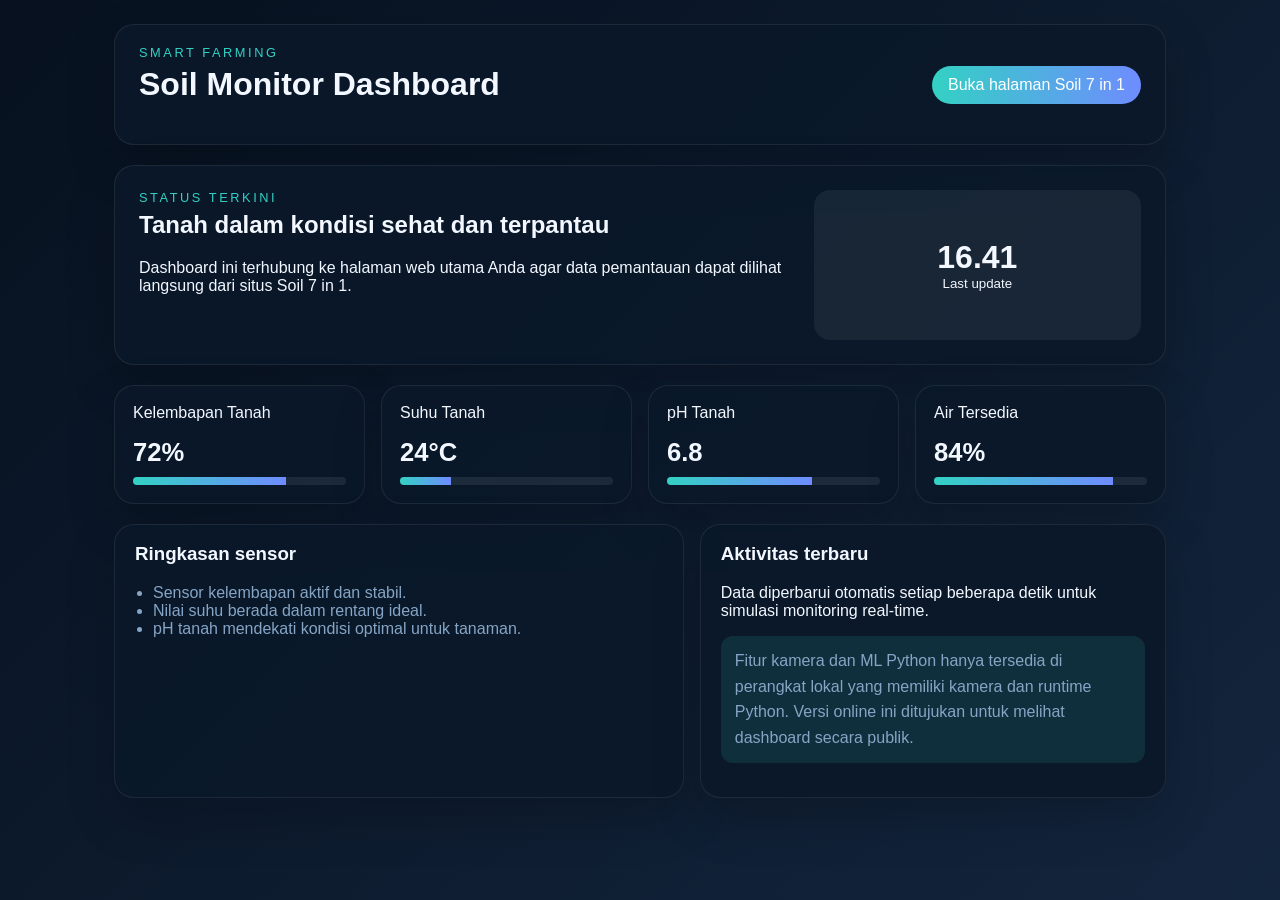
<file: index.html>
<!DOCTYPE html>
<html lang="id">
  <head>
    <meta charset="UTF-8" />
    <meta name="viewport" content="width=device-width, initial-scale=1.0" />
    <title>Soil Monitor Dashboard</title>
    <link rel="stylesheet" href="styles.css" />
  </head>
  <body>
    <div class="app-shell">
      <header class="topbar">
        <div>
          <p class="eyebrow">Smart Farming</p>
          <h1>Soil Monitor Dashboard</h1>
        </div>
        <a class="link-btn" href="./Soil%207%20in%201/">Buka halaman Soil 7 in 1</a>
      </header>

      <section class="hero-card">
        <div>
          <p class="eyebrow">Status terkini</p>
          <h2>Tanah dalam kondisi sehat dan terpantau</h2>
          <p>
            Dashboard ini terhubung ke halaman web utama Anda agar data pemantauan
            dapat dilihat langsung dari situs Soil 7 in 1.
          </p>
        </div>
        <div class="hero-badge">
          <span id="current-time">--:--</span>
          <small>Last update</small>
        </div>
      </section>

      <section class="metrics-grid">
        <article class="metric-card">
          <p>Kelembapan Tanah</p>
          <h3 id="moisture">72%</h3>
          <div class="bar"><span data-value="72"></span></div>
        </article>
        <article class="metric-card">
          <p>Suhu Tanah</p>
          <h3 id="temp">24°C</h3>
          <div class="bar"><span data-value="68"></span></div>
        </article>
        <article class="metric-card">
          <p>pH Tanah</p>
          <h3 id="ph">6.8</h3>
          <div class="bar"><span data-value="78"></span></div>
        </article>
        <article class="metric-card">
          <p>Air Tersedia</p>
          <h3 id="water">84%</h3>
          <div class="bar"><span data-value="84"></span></div>
        </article>
      </section>

      <section class="details-grid">
        <article class="panel">
          <h3>Ringkasan sensor</h3>
          <ul>
            <li>Sensor kelembapan aktif dan stabil.</li>
            <li>Nilai suhu berada dalam rentang ideal.</li>
            <li>pH tanah mendekati kondisi optimal untuk tanaman.</li>
          </ul>
        </article>
        <article class="panel">
          <h3>Aktivitas terbaru</h3>
          <p>Data diperbarui otomatis setiap beberapa detik untuk simulasi monitoring real-time.</p>
          <p class="note">
            Fitur kamera dan ML Python hanya tersedia di perangkat lokal yang memiliki kamera dan runtime Python.
            Versi online ini ditujukan untuk melihat dashboard secara publik.
          </p>
        </article>
      </section>
    </div>

    <script src="script.js"></script>
  </body>
</html>
</file>
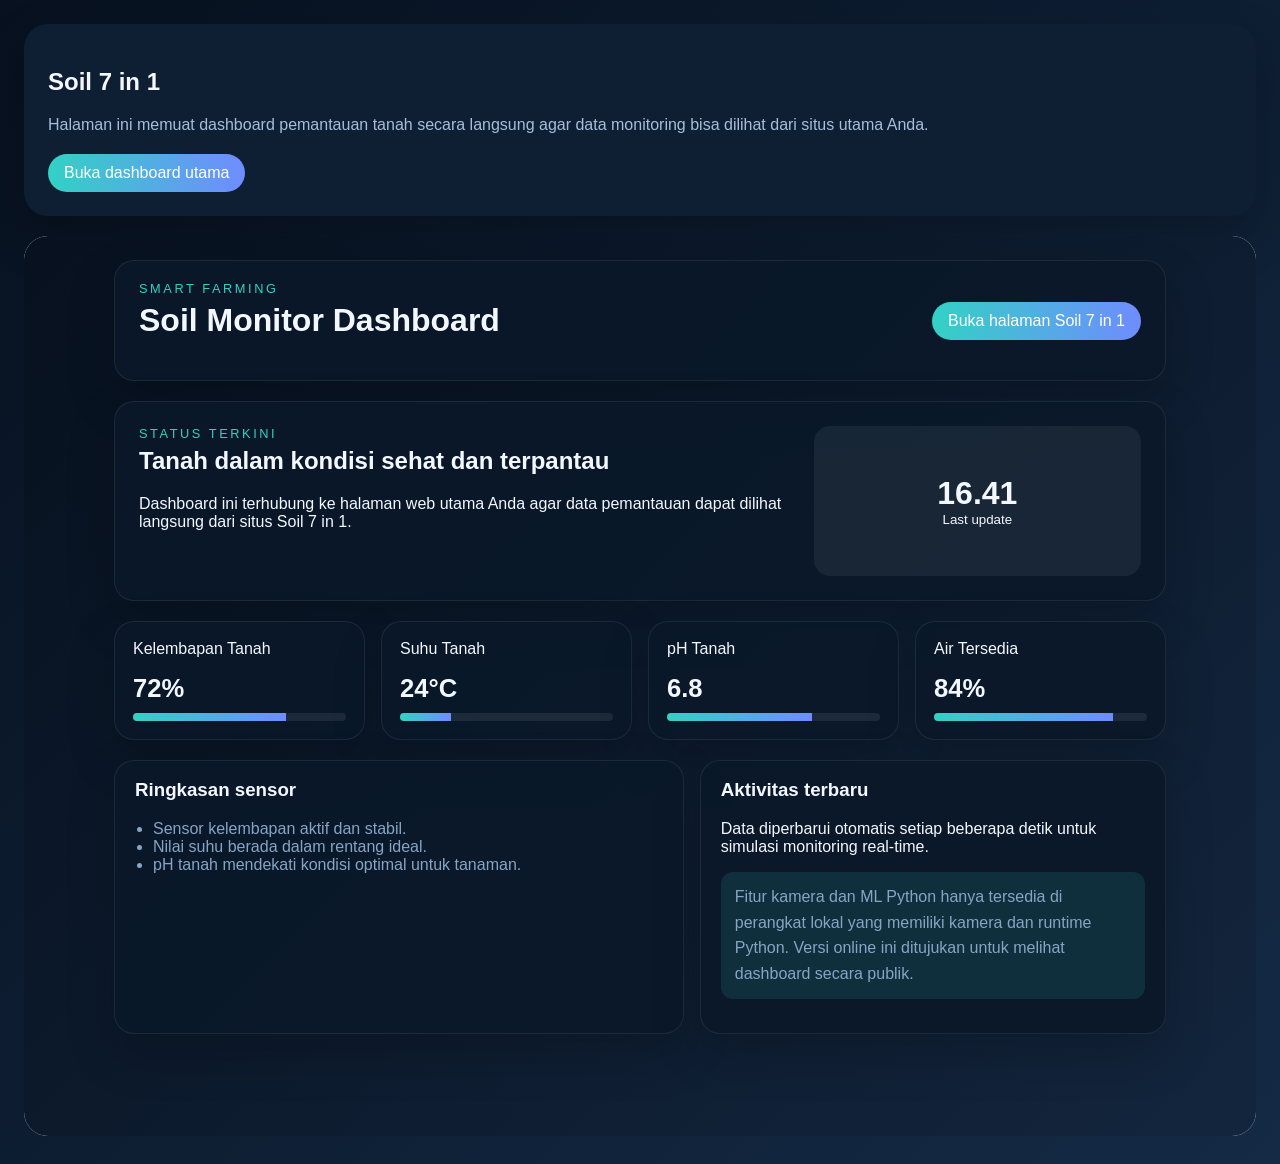
<file: Soil 7 in 1/index.html>
<!DOCTYPE html>
<html lang="id">
  <head>
    <meta charset="UTF-8" />
    <meta name="viewport" content="width=device-width, initial-scale=1.0" />
    <title>Soil 7 in 1</title>
    <style>
      :root {
        color-scheme: dark;
        --bg: #07111f;
        --panel: #0e1e33;
        --text: #f4f7ff;
      }
      * { box-sizing: border-box; }
      body {
        margin: 0;
        font-family: Inter, Arial, sans-serif;
        background: linear-gradient(135deg, var(--bg), #142a45);
        color: var(--text);
        min-height: 100vh;
      }
      .wrap {
        max-width: 1280px;
        margin: 0 auto;
        padding: 24px;
      }
      .hero {
        background: var(--panel);
        border-radius: 24px;
        padding: 24px;
        box-shadow: 0 20px 45px rgba(0,0,0,0.25);
        margin-bottom: 20px;
      }
      .hero h1 { margin-bottom: 8px; }
      .hero p { color: #a7bedb; line-height: 1.6; }
      .actions {
        display: flex;
        gap: 10px;
        flex-wrap: wrap;
        margin-top: 16px;
      }
      .btn {
        display: inline-block;
        padding: 10px 16px;
        border-radius: 999px;
        text-decoration: none;
        color: white;
        background: linear-gradient(90deg, #33d1c4, #6f8cff);
      }
      iframe {
        width: 100%;
        min-height: 900px;
        border: 0;
        border-radius: 24px;
        background: white;
      }
    </style>
  </head>
  <body>
    <div class="wrap">
      <section class="hero">
        <h1>Soil 7 in 1</h1>
        <p>Halaman ini memuat dashboard pemantauan tanah secara langsung agar data monitoring bisa dilihat dari situs utama Anda.</p>
        <div class="actions">
          <a class="btn" href="../index.html">Buka dashboard utama</a>
        </div>
      </section>
      <iframe src="../index.html" title="Dashboard Soil Monitor"></iframe>
    </div>
  </body>
</html>
</file>
<file: styles.css>
:root {
  color-scheme: dark;
  --bg: #07111f;
  --panel: rgba(10, 24, 42, 0.92);
  --text: #f3f7ff;
  --muted: #86a5c5;
  --accent: #33d1c4;
  --accent-2: #6f8cff;
}

* { box-sizing: border-box; }
body {
  margin: 0;
  font-family: Inter, Arial, sans-serif;
  background: linear-gradient(135deg, var(--bg), #13253d);
  color: var(--text);
  min-height: 100vh;
}
.app-shell {
  max-width: 1100px;
  margin: 0 auto;
  padding: 24px;
}
.topbar,
.hero-card,
.metric-card,
.panel {
  background: var(--panel);
  border: 1px solid rgba(255,255,255,0.08);
  border-radius: 20px;
  box-shadow: 0 20px 50px rgba(0,0,0,0.2);
}
.topbar {
  display: flex;
  align-items: center;
  justify-content: space-between;
  padding: 20px 24px;
  margin-bottom: 20px;
}
.eyebrow {
  margin: 0 0 6px;
  font-size: 0.8rem;
  letter-spacing: 0.2em;
  text-transform: uppercase;
  color: var(--accent);
}
h1, h2, h3, p { margin-top: 0; }
.link-btn {
  padding: 10px 16px;
  border-radius: 999px;
  text-decoration: none;
  color: white;
  background: linear-gradient(90deg, var(--accent), var(--accent-2));
}
.hero-card {
  display: grid;
  grid-template-columns: 2fr 1fr;
  gap: 20px;
  padding: 24px;
  margin-bottom: 20px;
}
.hero-badge {
  background: rgba(255,255,255,0.06);
  border-radius: 16px;
  padding: 20px;
  display: flex;
  flex-direction: column;
  justify-content: center;
  align-items: center;
  min-height: 150px;
}
.hero-badge span {
  font-size: 2rem;
  font-weight: 700;
}
.metrics-grid {
  display: grid;
  grid-template-columns: repeat(4, 1fr);
  gap: 16px;
  margin-bottom: 20px;
}
.metric-card {
  padding: 18px;
}
.metric-card h3 { font-size: 1.6rem; margin-bottom: 10px; }
.bar {
  width: 100%;
  height: 8px;
  background: rgba(255,255,255,0.08);
  border-radius: 999px;
  overflow: hidden;
}
.bar span {
  display: block;
  height: 100%;
  background: linear-gradient(90deg, var(--accent), var(--accent-2));
  width: 0;
  transition: width 0.6s ease;
}
.details-grid {
  display: grid;
  grid-template-columns: 1.1fr 0.9fr;
  gap: 16px;
}
.panel { padding: 18px 20px; }
.note {
  margin-top: 10px;
  padding: 12px 14px;
  border-radius: 12px;
  background: rgba(51, 209, 196, 0.12);
  color: var(--muted);
  line-height: 1.6;
}
ul { padding-left: 18px; color: var(--muted); }
@media (max-width: 900px) {
  .hero-card,
  .details-grid,
  .metrics-grid {
    grid-template-columns: 1fr;
  }
}
</file>
